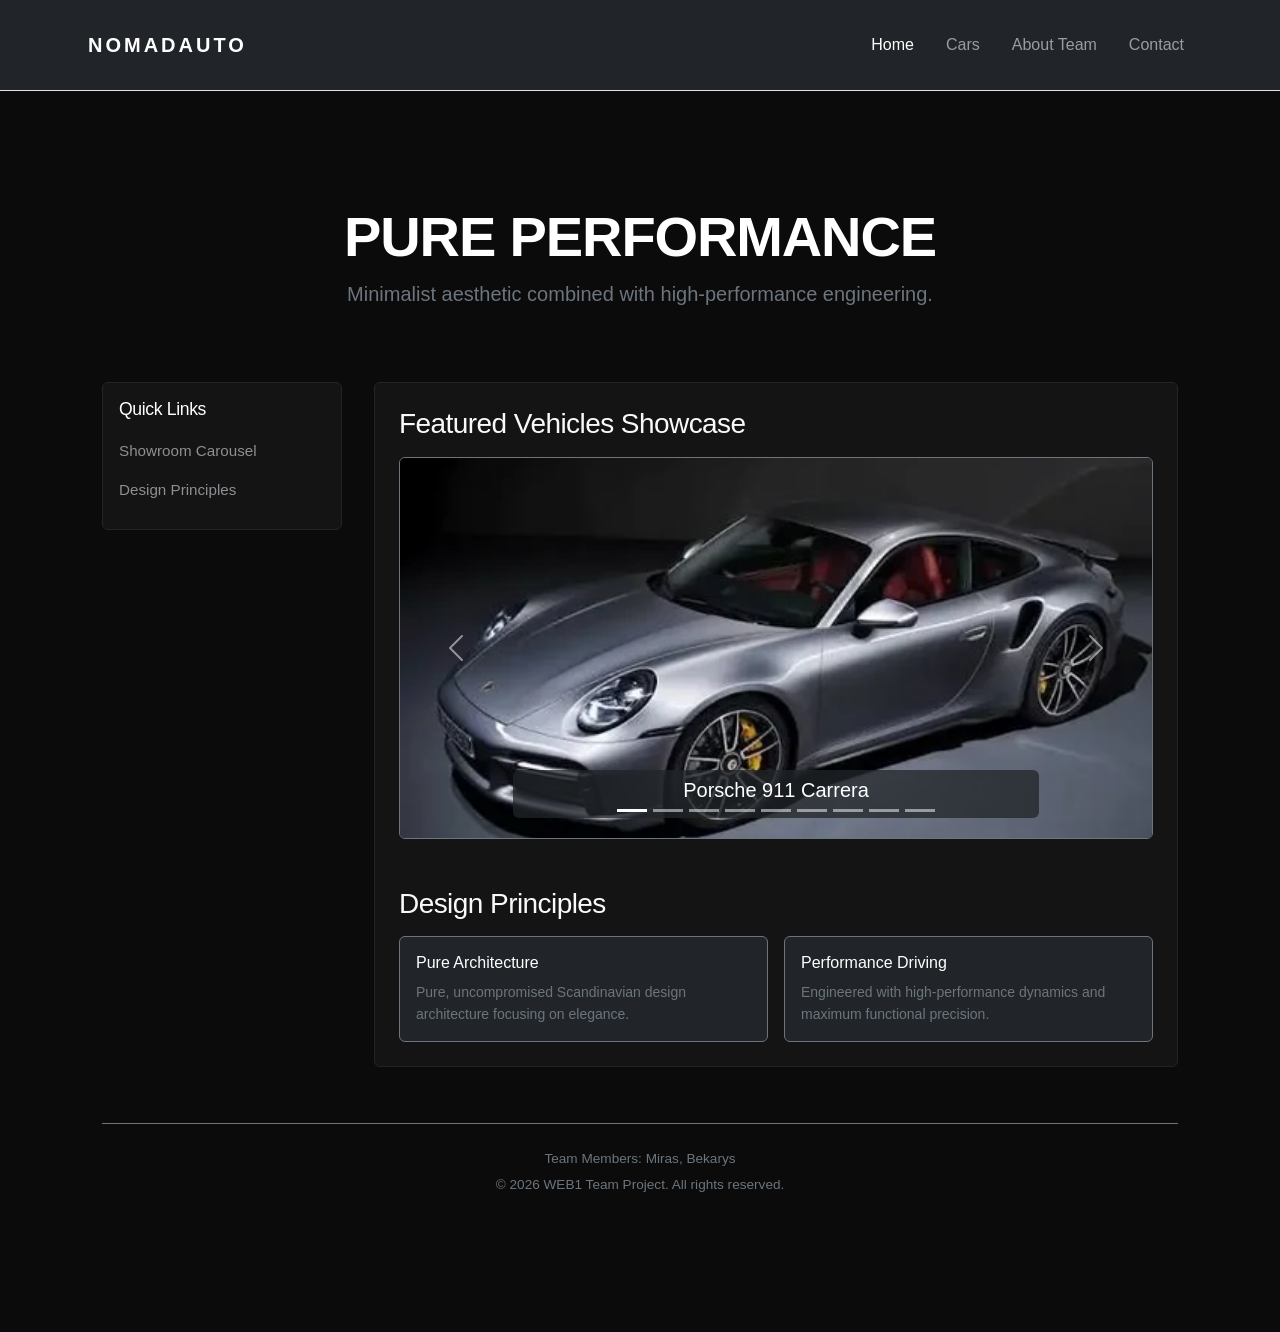
<file: index.html>
<!DOCTYPE html>
<html lang="en">

<head>
  <meta charset="UTF-8">
  <meta name="viewport" content="width=device-width, initial-scale=1.0">

  <title>NomadAUTO - Home</title>
  <link href="https://cdn.jsdelivr.net/npm/bootstrap@5.3.3/dist/css/bootstrap.min.css" rel="stylesheet">
  <link rel="stylesheet" href="css/style.css">
</head>

<body>

  <nav class="navbar navbar-expand-lg navbar-dark bg-dark border-bottom sticky-top" aria-label="Main navigation">
    <div class="container-fluid px-4">
      <a class="navbar-brand fw-bold text-uppercase tracking-wide" href="index.html">NomadAUTO</a>
      <button class="navbar-toggler" type="button" data-bs-toggle="collapse" data-bs-target="#navbarNav" aria-controls="navbarNav" aria-expanded="false" aria-label="Toggle navigation">
        <span class="navbar-toggler-icon"></span>
      </button>
      <div class="collapse navbar-collapse justify-content-end" id="navbarNav">
        <ul class="navbar-nav gap-3">
          <li class="nav-item">
            <a class="nav-link active" href="index.html" aria-current="page">Home</a>
          </li>
          <li class="nav-item">
            <a class="nav-link" href="cars.html">Cars</a>
          </li>
          <li class="nav-item">
            <a class="nav-link" href="about.html">About Team</a>
          </li>
          <li class="nav-item">
            <a class="nav-link" href="contact.html">Contact</a>
          </li>
        </ul>
      </div>
    </div>
  </nav>

  <div class="page-grid container my-4 my-lg-5">

    <header class="grid-header text-center mb-4">
      <h1 class="display-4 fw-bold">PURE PERFORMANCE</h1>
      <p class="lead text-secondary">Minimalist aesthetic combined with high-performance engineering.</p>
    </header>

    <aside class="grid-sidebar p-3 rounded">
      <h3 class="h5 mb-3">Quick Links</h3>
      <ul class="list-unstyled mb-0">
        <li class="mb-2"><a href="#carousel-section" class="text-decoration-none">Showroom Carousel</a></li>
        <li class="mb-2"><a href="#principles" class="text-decoration-none">Design Principles</a></li>
      </ul>
    </aside>

    <main class="grid-main p-4 rounded">

      <section id="carousel-section" class="mb-5">
        <h2 class="h3 mb-3 text-light">Featured Vehicles Showcase</h2>
        
        <div id="heroCarousel" class="carousel slide border border-secondary rounded overflow-hidden" data-bs-ride="carousel">

          <div class="carousel-indicators">
            <button type="button" data-bs-target="#heroCarousel" data-bs-slide-to="0" class="active" aria-current="true" aria-label="Slide 1"></button>
            <button type="button" data-bs-target="#heroCarousel" data-bs-slide-to="1" aria-label="Slide 2"></button>
            <button type="button" data-bs-target="#heroCarousel" data-bs-slide-to="2" aria-label="Slide 3"></button>
            <button type="button" data-bs-target="#heroCarousel" data-bs-slide-to="3" aria-label="Slide 4"></button>
            <button type="button" data-bs-target="#heroCarousel" data-bs-slide-to="4" aria-label="Slide 5"></button>
            <button type="button" data-bs-target="#heroCarousel" data-bs-slide-to="5" aria-label="Slide 6"></button>
            <button type="button" data-bs-target="#heroCarousel" data-bs-slide-to="6" aria-label="Slide 7"></button>
            <button type="button" data-bs-target="#heroCarousel" data-bs-slide-to="7" aria-label="Slide 8"></button>
            <button type="button" data-bs-target="#heroCarousel" data-bs-slide-to="8" aria-label="Slide 9"></button>
          </div>

          <div class="carousel-inner">
            <div class="carousel-item active">
              <img src="images/porsche-911.webp" class="d-block w-100 carousel-img" alt="Porsche 911">
              <div class="carousel-caption d-none d-md-block bg-dark bg-opacity-75 p-2 rounded">
                <h5>Porsche 911 Carrera</h5>
              </div>
            </div>
            <div class="carousel-item">
              <img src="images/bmw-m4.webp" class="d-block w-100 carousel-img" alt="BMW M4">
              <div class="carousel-caption d-none d-md-block bg-dark bg-opacity-75 p-2 rounded">
                <h5>BMW M4 Competition</h5>
              </div>
            </div>
            <div class="carousel-item">
              <img src="images/audi-rs6.webp" class="d-block w-100 carousel-img" alt="Audi RS6">
              <div class="carousel-caption d-none d-md-block bg-dark bg-opacity-75 p-2 rounded">
                <h5>Audi RS6 Avant</h5>
              </div>
            </div>
            <div class="carousel-item">
              <img src="images/1.webp" class="d-block w-100 carousel-img" alt="Porsche GT3">
              <div class="carousel-caption d-none d-md-block bg-dark bg-opacity-75 p-2 rounded">
                <h5>Porsche 911 GT3</h5>
              </div>
            </div>
            <div class="carousel-item">
              <img src="images/7.webp" class="d-block w-100 carousel-img" alt="BMW M3">
              <div class="carousel-caption d-none d-md-block bg-dark bg-opacity-75 p-2 rounded">
                <h5>BMW M3 CS</h5>
              </div>
            </div>
            <div class="carousel-item">
              <img src="images/3.webp" class="d-block w-100 carousel-img" alt="Audi RS7">
              <div class="carousel-caption d-none d-md-block bg-dark bg-opacity-75 p-2 rounded">
                <h5>Audi RS7 Sportback</h5>
              </div>
            </div>
            <div class="carousel-item">
              <img src="images/4.webp" class="d-block w-100 carousel-img" alt="Porsche Turbo">
              <div class="carousel-caption d-none d-md-block bg-dark bg-opacity-75 p-2 rounded">
                <h5>Porsche 911 Turbo S</h5>
              </div>
            </div>
            <div class="carousel-item">
              <img src="images/5.webp" class="d-block w-100 carousel-img" alt="BMW M2">
              <div class="carousel-caption d-none d-md-block bg-dark bg-opacity-75 p-2 rounded">
                <h5>BMW M2 Coupe</h5>
              </div>
            </div>
            <div class="carousel-item">
              <img src="images/2.webp" class="d-block w-100 carousel-img" alt="Audi R8">
              <div class="carousel-caption d-none d-md-block bg-dark bg-opacity-75 p-2 rounded">
                <h5>Audi R8 V10</h5>
              </div>
            </div>
          </div>

          <button class="carousel-control-prev" type="button" data-bs-target="#heroCarousel" data-bs-slide="prev">
            <span class="carousel-control-prev-icon" aria-hidden="true"></span>
            <span class="visually-hidden">Previous</span>
          </button>
          <button class="carousel-control-next" type="button" data-bs-target="#heroCarousel" data-bs-slide="next">
            <span class="carousel-control-next-icon" aria-hidden="true"></span>
            <span class="visually-hidden">Next</span>
          </button>
        </div>
      </section>

      <section id="principles">
        <h2 class="h3 mb-3 text-light">Design Principles</h2>
        <div class="row g-3">
          <div class="col-12 col-md-6 col-lg-6">
            <div class="p-3 bg-dark border border-secondary rounded h-100">
              <h4 class="h6 text-white">Pure Architecture</h4>
              <p class="small text-secondary mb-0">Pure, uncompromised Scandinavian design architecture focusing on elegance.</p>
            </div>
          </div>
          <div class="col-12 col-md-6 col-lg-6">
            <div class="p-3 bg-dark border border-secondary rounded h-100">
              <h4 class="h6 text-white">Performance Driving</h4>
              <p class="small text-secondary mb-0">Engineered with high-performance dynamics and maximum functional precision.</p>
            </div>
          </div>
        </div>
      </section>

    </main>

    <footer class="grid-footer text-center py-4 border-top border-secondary mt-4">
      <p class="mb-1 text-secondary">Team Members: Miras, Bekarys</p>
      <p class="mb-0 text-secondary">&copy; 2026 WEB1 Team Project. All rights reserved.</p>
    </footer>

  </div>

  <script src="https://cdn.jsdelivr.net/npm/bootstrap@5.3.3/dist/js/bootstrap.bundle.min.js"></script>
</body>

</html>
</file>
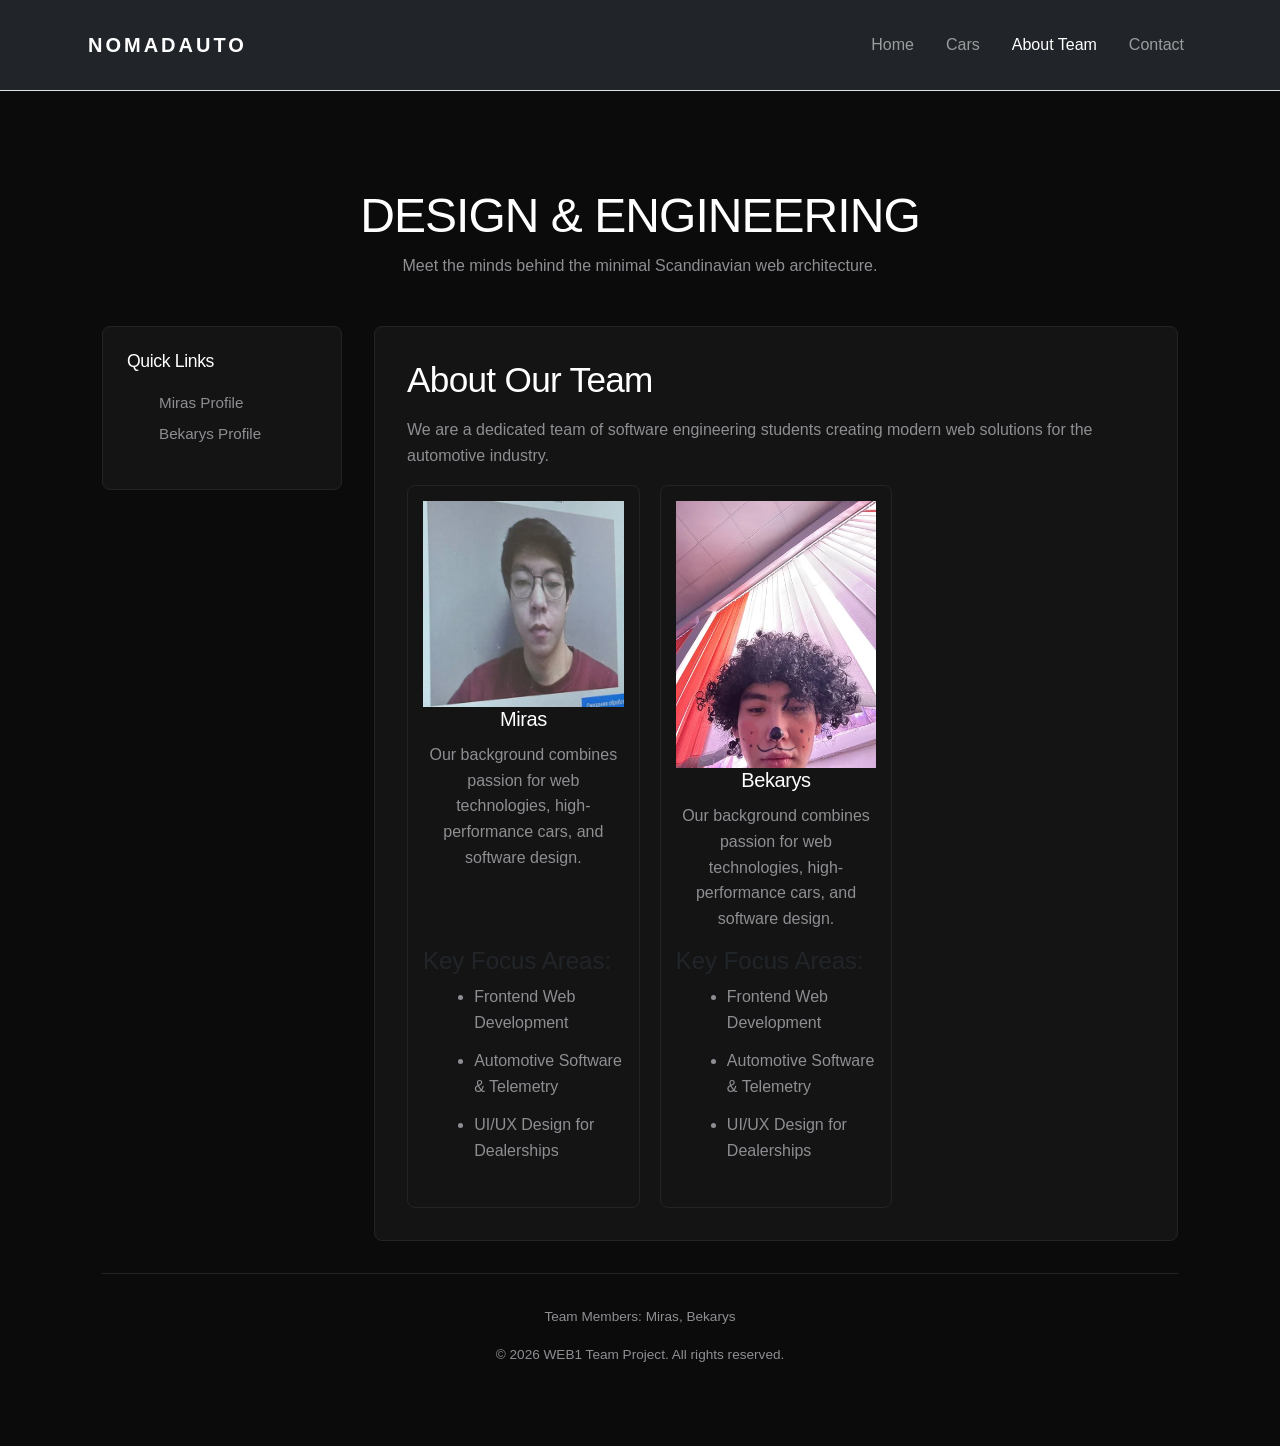
<file: about.html>
<!DOCTYPE html>
<html lang="en">

<head>
  <meta charset="UTF-8">
  <meta name="viewport" content="width=device-width, initial-scale=1.0">
  
  <title>About Team</title>
  <link href="https://cdn.jsdelivr.net/npm/bootstrap@5.3.3/dist/css/bootstrap.min.css" rel="stylesheet">
  <link rel="stylesheet" href="css/style.css">
</head>

<body>

  <nav class="navbar navbar-expand-lg navbar-dark bg-dark border-bottom sticky-top">
    <div class="container-fluid px-4">
      <a class="navbar-brand fw-bold text-uppercase tracking-wide" href="index.html">NomadAUTO</a>
      <button class="navbar-toggler" type="button" data-bs-toggle="collapse" data-bs-target="#navbarNav" aria-controls="navbarNav" aria-expanded="false" aria-label="Toggle navigation">
        <span class="navbar-toggler-icon"></span>
      </button>
      <div class="collapse navbar-collapse justify-content-end" id="navbarNav">
        <ul class="navbar-nav gap-3">
          <li class="nav-item">
            <a class="nav-link" href="index.html">Home</a>
          </li>
          <li class="nav-item">
            <a class="nav-link" href="cars.html">Cars</a>
          </li>
          <li class="nav-item">
            <a class="nav-link active" href="about.html">About Team</a>
          </li>
          <li class="nav-item">
            <a class="nav-link" href="contact.html">Contact</a>
          </li>
        </ul>
      </div>
    </div>
  </nav>

  <div class="page-grid container">

    <header class="grid-header">
      <h1>DESIGN & ENGINEERING</h1>
      <p>Meet the minds behind the minimal Scandinavian web architecture.</p>
    </header>

    <aside class="grid-sidebar">
      <h3>Quick Links</h3>
      <ul>
        <li><a href="#miras">Miras Profile</a></li>
        <li><a href="#bekarys">Bekarys Profile</a></li>
      </ul>
    </aside>

    <main class="grid-main">
      <section id="about-sec">
        <h2>About Our Team</h2>
        <p>We are a dedicated team of software engineering students creating modern web solutions for the automotive industry.</p>

        <section class="cards-container">
          <article class="card" id="miras">
            <div class="card-content">
              <img src="images/miras.webp" alt="Miras Photo" class="profile-img">
              <h3 class="card-title">Miras</h3>
              <p class="card-text">Our background combines passion for web technologies, high-performance cars, and software design.</p>

              <h4 class="profile-focus-title">Key Focus Areas:</h4>
              <ul class="profile-focus-list">
                <li>Frontend Web Development</li>
                <li>Automotive Software & Telemetry</li>
                <li>UI/UX Design for Dealerships</li>
              </ul>
            </div>
          </article>

          <article class="card" id="bekarys">
            <div class="card-content">
              <img src="images/bekarys.webp" alt="Bekarys Photo" class="profile-img">
              <h3 class="card-title">Bekarys</h3>
              <p class="card-text">Our background combines passion for web technologies, high-performance cars, and software design.</p>

              <h4 class="profile-focus-title">Key Focus Areas:</h4>
              <ul class="profile-focus-list">
                <li>Frontend Web Development</li>
                <li>Automotive Software & Telemetry</li>
                <li>UI/UX Design for Dealerships</li>
              </ul>
            </div>
          </article>
        </section>
      </section>
    </main>

    <footer class="grid-footer">
      <p>Team Members: Miras, Bekarys</p>
      <p>&copy; 2026 WEB1 Team Project. All rights reserved.</p>
    </footer>

  </div>

  <script src="https://cdn.jsdelivr.net/npm/bootstrap@5.3.3/dist/js/bootstrap.bundle.min.js"></script>
</body>

</html>
</file>
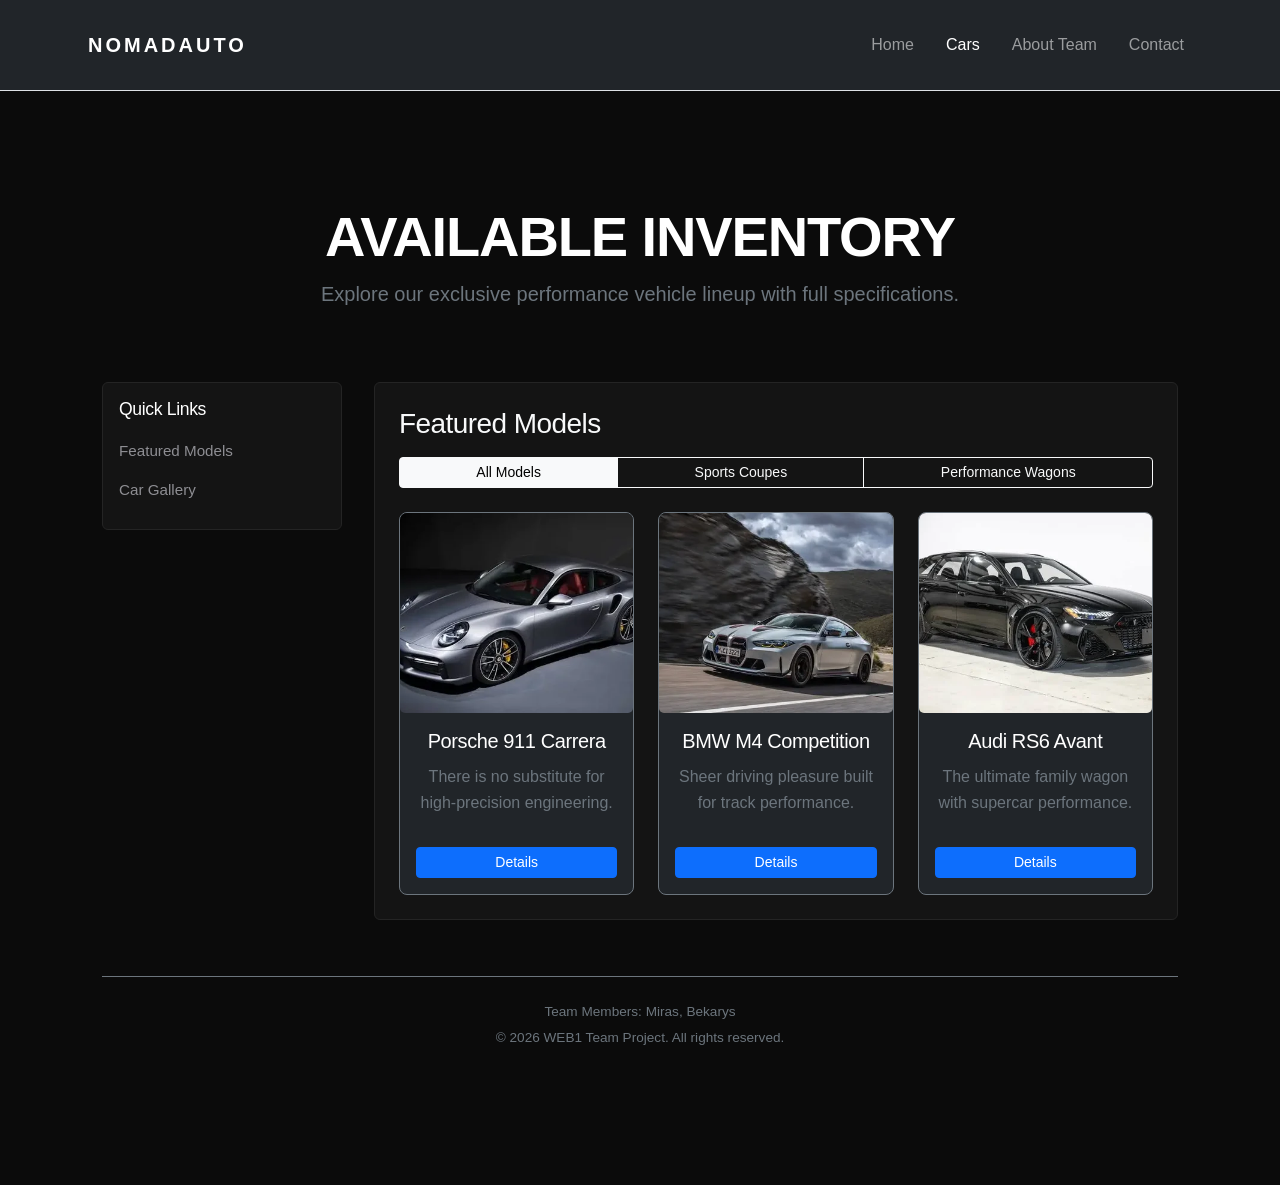
<file: cars.html>
<!DOCTYPE html>
<html lang="en">

<head>
  <meta charset="UTF-8">
  <meta name="viewport" content="width=device-width, initial-scale=1.0">
  
  <title>Cars Inventory</title>
  <link href="https://cdn.jsdelivr.net/npm/bootstrap@5.3.3/dist/css/bootstrap.min.css" rel="stylesheet">
  <link rel="stylesheet" href="css/style.css">
</head>

<body>

  <nav class="navbar navbar-expand-lg navbar-dark bg-dark border-bottom sticky-top" aria-label="Main navigation">
    <div class="container-fluid px-4">
      <a class="navbar-brand fw-bold text-uppercase tracking-wide" href="index.html">NomadAUTO</a>
      <button class="navbar-toggler" type="button" data-bs-toggle="collapse" data-bs-target="#navbarNav" aria-controls="navbarNav" aria-expanded="false" aria-label="Toggle navigation">
        <span class="navbar-toggler-icon"></span>
      </button>
      <div class="collapse navbar-collapse justify-content-end" id="navbarNav">
        <ul class="navbar-nav gap-3">
          <li class="nav-item">
            <a class="nav-link" href="index.html">Home</a>
          </li>
          <li class="nav-item">
            <a class="nav-link active" href="cars.html" aria-current="page">Cars</a>
          </li>
          <li class="nav-item">
            <a class="nav-link" href="about.html">About Team</a>
          </li>
          <li class="nav-item">
            <a class="nav-link" href="contact.html">Contact</a>
          </li>
        </ul>
      </div>
    </div>
  </nav>

  <div class="page-grid container my-4 my-lg-5">

    <header class="grid-header text-center mb-4">
      <h1 class="display-4 fw-bold">AVAILABLE INVENTORY</h1>
      <p class="lead text-secondary">Explore our exclusive performance vehicle lineup with full specifications.</p>
    </header>

    <aside class="grid-sidebar p-3 rounded">
      <h3 class="h5 mb-3">Quick Links</h3>
      <ul class="list-unstyled mb-0">
        <li class="mb-2"><a href="#featured" class="text-decoration-none">Featured Models</a></li>
        <li class="mb-2"><a href="#gallery-modal" class="text-decoration-none">Car Gallery</a></li>
      </ul>
    </aside>

    <main class="grid-main p-4 rounded">
      <h2 id="featured" class="h3 mb-3 text-light">Featured Models</h2>

      
      <div class="mb-4">
        <div class="btn-group w-100" role="group" aria-label="Filter models">
          <button type="button" class="btn btn-outline-light active btn-sm">All Models</button>
          <button type="button" class="btn btn-outline-light btn-sm">Sports Coupes</button>
          <button type="button" class="btn btn-outline-light btn-sm">Performance Wagons</button>
        </div>
      </div>

      
      <section class="row row-cols-1 row-cols-md-2 row-cols-lg-3 g-4">
        
        <div class="col">
          <article class="card h-100 bg-dark text-white border-secondary">
            <img src="images/porsche-911.webp" class="card-img-top card-img" alt="Porsche 911 Carrera">
            <div class="card-body d-flex flex-column">
              <h3 class="card-title h5 text-center">Porsche 911 Carrera</h3>
              <p class="card-text text-secondary text-center flex-grow-1">There is no substitute for high-precision engineering.</p>
              <a href="#" class="btn btn-primary btn-sm w-100 mt-3">Details</a>
            </div>
          </article>
        </div>

        <div class="col">
          <article class="card h-100 bg-dark text-white border-secondary">
            <img src="images/bmw-m4.webp" class="card-img-top card-img" alt="BMW M4 Competition">
            <div class="card-body d-flex flex-column">
              <h3 class="card-title h5 text-center">BMW M4 Competition</h3>
              <p class="card-text text-secondary text-center flex-grow-1">Sheer driving pleasure built for track performance.</p>
              <a href="#" class="btn btn-primary btn-sm w-100 mt-3">Details</a>
            </div>
          </article>
        </div>

        <div class="col">
          <article class="card h-100 bg-dark text-white border-secondary">
            <img src="images/audi-rs6.webp" class="card-img-top card-img" alt="Audi RS6 Avant">
            <div class="card-body d-flex flex-column">
              <h3 class="card-title h5 text-center">Audi RS6 Avant</h3>
              <p class="card-text text-secondary text-center flex-grow-1">The ultimate family wagon with supercar performance.</p>
              <a href="#" class="btn btn-primary btn-sm w-100 mt-3">Details</a>
            </div>
          </article>
        </div>

      </section>
    </main>

    <footer class="grid-footer text-center py-4 border-top border-secondary mt-4">
      <p class="mb-1 text-secondary">Team Members: Miras, Bekarys</p>
      <p class="mb-0 text-secondary">&copy; 2026 WEB1 Team Project. All rights reserved.</p>
    </footer>

  </div>

  <script src="https://cdn.jsdelivr.net/npm/bootstrap@5.3.3/dist/js/bootstrap.bundle.min.js"></script>
</body>

</html>
</file>
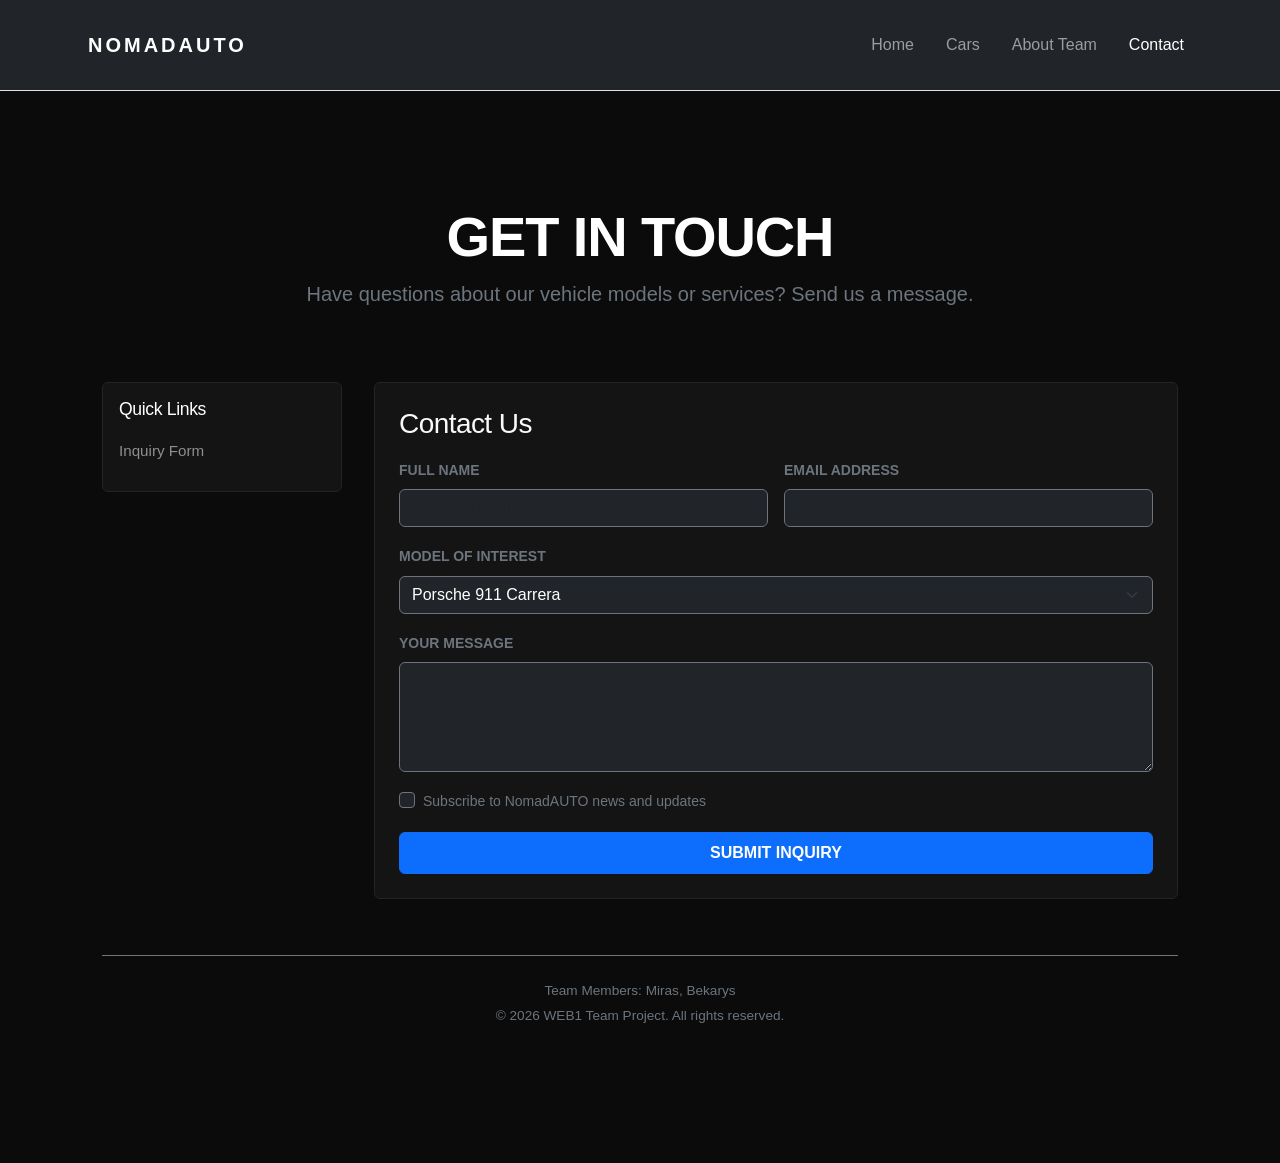
<file: contact.html>
<!DOCTYPE html>
<html lang="en">

<head>
  <meta charset="UTF-8">
  <meta name="viewport" content="width=device-width, initial-scale=1.0">

  <title>Contact Us</title>
  <link href="https://cdn.jsdelivr.net/npm/bootstrap@5.3.3/dist/css/bootstrap.min.css" rel="stylesheet">
  <link rel="stylesheet" href="css/style.css">
</head>

<body>

  <nav class="navbar navbar-expand-lg navbar-dark bg-dark border-bottom sticky-top" aria-label="Main navigation">
    <div class="container-fluid px-4">
      <a class="navbar-brand fw-bold text-uppercase tracking-wide" href="index.html">NomadAUTO</a>
      <button class="navbar-toggler" type="button" data-bs-toggle="collapse" data-bs-target="#navbarNav" aria-controls="navbarNav" aria-expanded="false" aria-label="Toggle navigation">
        <span class="navbar-toggler-icon"></span>
      </button>
      <div class="collapse navbar-collapse justify-content-end" id="navbarNav">
        <ul class="navbar-nav gap-3">
          <li class="nav-item">
            <a class="nav-link" href="index.html">Home</a>
          </li>
          <li class="nav-item">
            <a class="nav-link" href="cars.html">Cars</a>
          </li>
          <li class="nav-item">
            <a class="nav-link" href="about.html">About Team</a>
          </li>
          <li class="nav-item">
            <a class="nav-link active" href="contact.html" aria-current="page">Contact</a>
          </li>
        </ul>
      </div>
    </div>
  </nav>

  <div class="page-grid container my-4 my-lg-5">

    <header class="grid-header text-center mb-4">
      <h1 class="display-4 fw-bold">GET IN TOUCH</h1>
      <p class="lead text-secondary">Have questions about our vehicle models or services? Send us a message.</p>
    </header>

    <aside class="grid-sidebar p-3 rounded">
      <h3 class="h5 mb-3">Quick Links</h3>
      <ul class="list-unstyled mb-0">
        <li class="mb-2"><a href="#contact-form-sec" class="text-decoration-none">Inquiry Form</a></li>
      </ul>
    </aside>

    <main class="grid-main p-4 rounded" id="contact-form-sec">
      <h2 class="h3 mb-3 text-light">Contact Us</h2>

      <form id="contact-form" class="row g-3">
        
        <div class="col-12 col-md-6">
          <label for="username" class="form-label text-secondary small text-uppercase fw-semibold">Full Name</label>
          <input type="text" class="form-control bg-dark text-white border-secondary" id="username" name="username" placeholder="Enter your full name" required>
        </div>

        <div class="col-12 col-md-6">
          <label for="email" class="form-label text-secondary small text-uppercase fw-semibold">Email Address</label>
          <input type="email" class="form-control bg-dark text-white border-secondary" id="email" name="email" placeholder="name@example.com" required>
        </div>

        <div class="col-12">
          <label for="model-choice" class="form-label text-secondary small text-uppercase fw-semibold">Model of Interest</label>
          <select class="form-select bg-dark text-white border-secondary" id="model-choice" name="model">
            <option value="911">Porsche 911 Carrera</option>
            <option value="m4">BMW M4 Competition</option>
            <option value="rs6">Audi RS6 Avant</option>
          </select>
        </div>

        <div class="col-12">
          <label for="message" class="form-label text-secondary small text-uppercase fw-semibold">Your Message</label>
          <textarea class="form-control bg-dark text-white border-secondary" id="message" name="message" rows="4" placeholder="Write your inquiry here..." required></textarea>
        </div>

        <div class="col-12">
          <div class="form-check">
            <input class="form-check-input bg-dark border-secondary" type="checkbox" value="" id="newsletterCheck">
            <label class="form-check-label text-secondary small" for="newsletterCheck">
              Subscribe to NomadAUTO news and updates
            </label>
          </div>
        </div>

        <div class="col-12">
          <button type="submit" class="btn btn-primary w-100 py-2 fw-semibold text-uppercase">Submit Inquiry</button>
        </div>

      </form>
    </main>

    <footer class="grid-footer text-center py-4 border-top border-secondary mt-4">
      <p class="mb-1 text-secondary">Team Members: Miras, Bekarys</p>
      <p class="mb-0 text-secondary">&copy; 2026 WEB1 Team Project. All rights reserved.</p>
    </footer>

  </div>

  <script src="https://cdn.jsdelivr.net/npm/bootstrap@5.3.3/dist/js/bootstrap.bundle.min.js"></script>
</body>

</html>
</file>
<file: css/style.css>
html {
  scroll-behavior: smooth;
}

:root {
  --bg-color: #0b0b0b;
  --card-bg: #141414;
  --text-primary: #ffffff;
  --text-secondary: #8e8e93;
  --accent-color: #ff5000;
  --border-color: #242424;
  --font-main: 'Inter', -apple-system, BlinkMacSystemFont, 'Segoe UI', Roboto, sans-serif;
}

* {
  box-sizing: border-box;
  margin: 0;
  padding: 0;
}

body {
  background-color: var(--bg-color);
  color: var(--text-primary);
  font-family: var(--font-main);
  line-height: 1.6;
}

p, h1, h2, h3, h4, h5, h6, span, li, td, th {
  cursor: default;
  user-select: none;
}

a, button, .card-button, .close-btn {
  cursor: pointer;
}

input, textarea, select {
  cursor: text;
  user-select: auto;
}

h1, h2, h3 {
  font-weight: 300;
  letter-spacing: -0.02em;
  margin-bottom: 1rem;
}

h1 { font-size: 3rem; }
h2 { font-size: 2.2rem; }
h3 { font-size: 1.4rem; }

p {
  color: var(--text-secondary);
  margin-bottom: 1rem;
}

.navbar {
  display: flex;
  justify-content: space-between;
  align-items: center;
  padding: 1.5rem 4rem;
  background-color: var(--bg-color);
  width: 100%;
}

.brand-logo {
  font-size: 1.1rem;
  font-weight: 600;
  letter-spacing: 3px;
  text-transform: uppercase;
  color: var(--text-primary);
}

.nav-links {
  display: flex;
  gap: 2rem;
}

.nav-links a {
  color: var(--text-secondary);
  text-decoration: none;
  font-size: 0.9rem;
  transition: color 0.3s ease;
}

.nav-links a:hover {
  color: var(--text-primary);
}

.nav-links a.active {
  color: var(--text-primary);
  border-bottom: 2px solid var(--accent-color);
  padding-bottom: 4px;
}

.container {
  margin: 0 auto;
  padding: 4rem 2rem;
}

.page-grid {
  display: grid;
  grid-template-columns: 240px 1fr;
  grid-template-rows: auto auto auto;
  grid-template-areas:
    "header  header"
    "sidebar main"
    "footer  footer";
  gap: 2.5rem;
  margin-top: 2rem;
}

.grid-header {
  grid-area: header;
  text-align: center;
}

.grid-header h1 {
  color: var(--text-primary);
  margin-bottom: 0.5rem;
}

.hero-img {
  width: 100%;
  height: 380px;
  object-fit: cover;
  border-radius: 8px;
  margin-top: 1.5rem;
  border: 1px solid var(--border-color);
}

.grid-sidebar {
  grid-area: sidebar;
  background-color: var(--card-bg);
  padding: 1.5rem;
  border: 1px solid var(--border-color);
  border-radius: 8px;
  height: fit-content;
}

.grid-sidebar h3 {
  font-size: 1.1rem;
  margin-bottom: 1rem;
}

.grid-sidebar ul {
  list-style: none;
}

.grid-sidebar a {
  color: var(--text-secondary);
  text-decoration: none;
  line-height: 2;
  font-size: 0.95rem;
  transition: color 0.3s;
}

.grid-sidebar a:hover {
  color: var(--accent-color);
}

.grid-main {
  grid-area: main;
  background-color: var(--card-bg);
  padding: 2rem;
  border: 1px solid var(--border-color);
  border-radius: 8px;
}

.grid-main ul {
  margin-left: 1.2rem;
  color: var(--text-secondary);
}

.grid-main li {
  margin-bottom: 0.8rem;
}

.grid-footer {
  grid-area: footer;
  text-align: center;
  padding: 2rem 1rem 0 1rem;
  border-top: 1px solid var(--border-color);
  font-size: 0.85rem;
  color: var(--text-secondary);
}

.cards-container {
  display: grid;
  grid-template-columns: 1fr;
  gap: 20px;
}

.card {
  background-color: var(--card-bg);
  border: 1px solid var(--border-color);
  border-radius: 8px;
  overflow: hidden;
  display: flex;
  flex-direction: column;
  transition: transform 0.3s ease, box-shadow 0.3s ease;
}

.card:hover {
  transform: translateY(-5px);
  box-shadow: 0 10px 20px rgba(0, 0, 0, 0.4);
}

.card-img {
  width: 100%;
  height: 200px;
  object-fit: cover;
}

.card-content {
  padding: 15px;
  display: flex;
  flex-direction: column;
  flex-grow: 1;
}

.card-title {
  color: var(--text-primary);
  font-size: 1.25rem;
  margin-bottom: 0.7rem;
  display: flex;
  justify-content: center;
}

.card-text {
  color: var(--text-secondary);
  flex-grow: 1;
  display: flex;
  justify-content: center;
  text-align: center;
}

.card-button {
  display: flex;
  justify-content: center;
  align-items: center;
  background-color: var(--accent-color);
  color: #ffffff;
  padding: 0.75rem 1.25rem;
  border-radius: 4px;
  text-decoration: none;
  font-weight: 600;
  font-size: 0.9rem;
  transition: background-color 0.3s ease;
  margin-top: auto;
}

@media (min-width: 768px) {
  .cards-container {
    grid-template-columns: repeat(2, 1fr);
  }
}

@media (min-width: 992px) {
  .cards-container {
    grid-template-columns: repeat(3, 1fr);
  }
}

.modal-overlay {
  position: fixed;
  top: 0;
  left: 0;
  width: 100%;
  height: 100%;
  background-color: rgba(0, 0, 0, 0.85);
  backdrop-filter: blur(5px);
  display: flex;
  justify-content: center;
  align-items: center;
  opacity: 0;
  pointer-events: none;
  transition: opacity 0.3s ease;
  z-index: 1000;
}

.modal-overlay:target {
  opacity: 1;
  pointer-events: auto;
}

.modal-content {
  background-color: var(--card-bg);
  border: 1px solid var(--border-color);
  border-radius: 12px;
  padding: 2rem;
  width: 90%;
  max-width: 900px;
  max-height: 90vh;
  overflow-y: auto;
  position: relative;
  box-shadow: 0 20px 40px rgba(0, 0, 0, 0.8);
}

.modal-content h2 {
  text-align: center;
  margin-bottom: 1.5rem;
}

.close-btn {
  position: absolute;
  top: 1rem;
  right: 1.5rem;
  font-size: 2rem;
  color: var(--text-secondary);
  text-decoration: none;
  font-weight: bold;
  line-height: 1;
  transition: color 0.2s;
}

.close-btn:hover {
  color: var(--accent-color);
}

.gallery-container {
  display: grid;
  grid-template-columns: repeat(3, 1fr);
  gap: 1.2rem;
}

.gallery-item {
  position: relative;
  overflow: hidden;
  border-radius: 6px;
  border: 1px solid var(--border-color);
  height: 160px;
}

.gallery-item img {
  width: 100%;
  height: 100%;
  object-fit: cover;
  transition: transform 0.4s ease;
  display: block;
}

.gallery-item:hover img {
  transform: scale(1.1);
}

.gallery-item .caption {
  position: absolute;
  bottom: 0;
  left: 0;
  width: 100%;
  padding: 0.6rem;
  background: rgba(0, 0, 0, 0.75);
  color: #fff;
  font-size: 0.85rem;
  text-align: center;
  transform: translateY(100%);
  transition: transform 0.3s ease;
}

.gallery-item:hover .caption {
  transform: translateY(0);
}
html {
  scroll-behavior: smooth;
}

:root {
  --bg-color: #0b0b0b;
  --card-bg: #141414;
  --text-primary: #ffffff;
  --text-secondary: #8e8e93;
  --accent-color: #0d6efd;
  --border-color: #242424;
  --font-main: 'Inter', -apple-system, BlinkMacSystemFont, 'Segoe UI', Roboto, sans-serif;
}

* {
  box-sizing: border-box;
  margin: 0;
  padding: 0;
}

body {
  background-color: var(--bg-color);
  color: var(--text-primary);
  font-family: var(--font-main);
  line-height: 1.6;
}

p, h1, h2, h3, h4, h5, h6, span, li, td, th {
  cursor: default;
  user-select: none;
}

a, button, .btn {
  cursor: pointer;
}

input, textarea, select {
  cursor: text;
  user-select: auto;
}

.tracking-wide {
  letter-spacing: 3px;
}

.page-grid {
  display: grid;
  grid-template-columns: 240px 1fr;
  grid-template-rows: auto auto auto;
  grid-template-areas:
    "header  header"
    "sidebar main"
    "footer  footer";
  gap: 2rem;
}

.grid-header {
  grid-area: header;
}

.grid-sidebar {
  grid-area: sidebar;
  background-color: var(--card-bg);
  border: 1px solid var(--border-color);
  height: fit-content;
}

.grid-sidebar a {
  color: var(--text-secondary);
  transition: color 0.3s;
}

.grid-sidebar a:hover {
  color: var(--text-primary);
}

.grid-main {
  grid-area: main;
  background-color: var(--card-bg);
  border: 1px solid var(--border-color);
}

.grid-footer {
  grid-area: footer;
  font-size: 0.85rem;
}

.carousel-img {
  height: 380px;
  object-fit: cover;
}

.card-img {
  height: 200px;
  object-fit: cover;
}

@media (max-width: 767px) {
  .page-grid {
    grid-template-columns: 1fr;
    grid-template-areas:
      "header"
      "sidebar"
      "main"
      "footer";
  }
}
</file>
